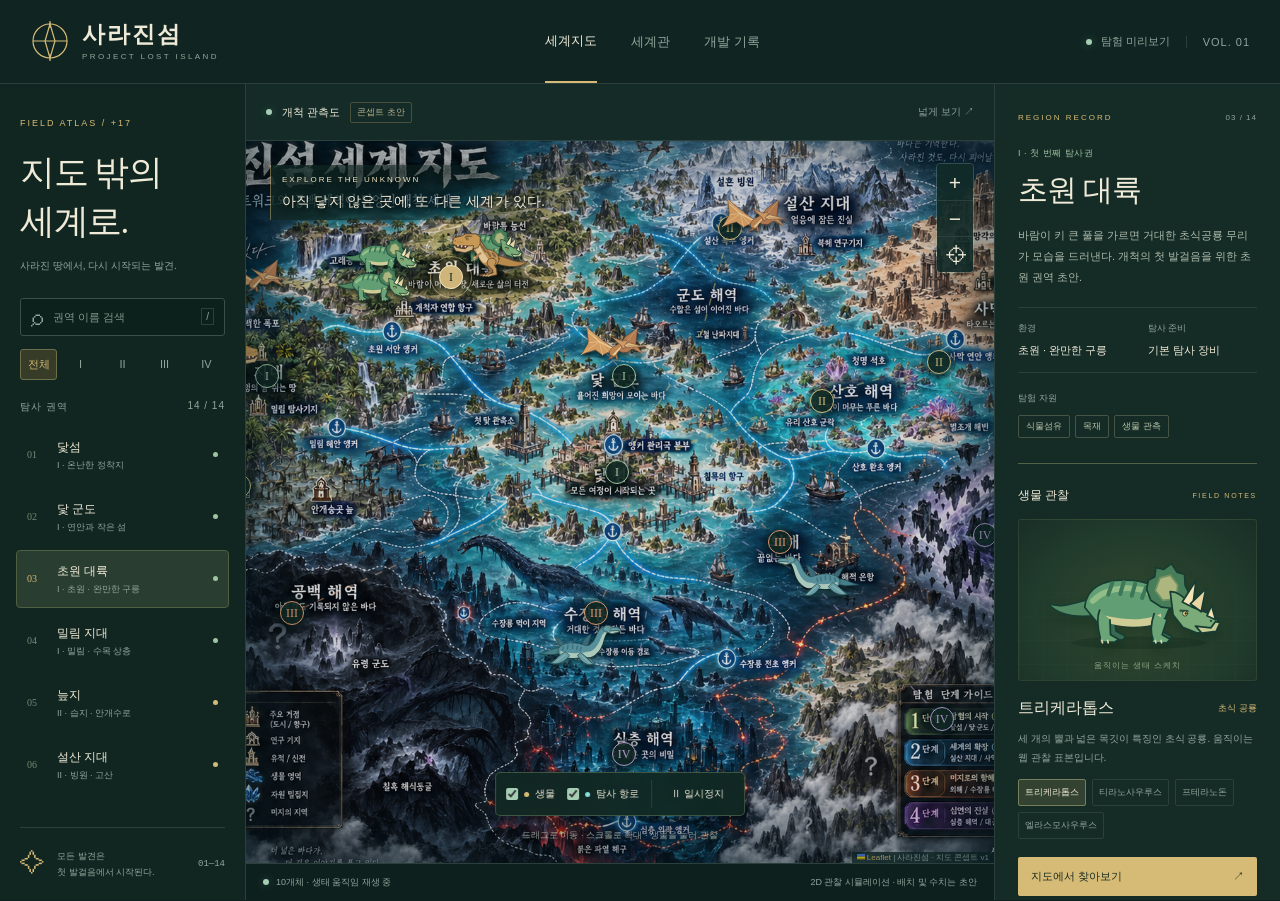
<file: explore/index.html>
<!doctype html>
<html lang="ko">
<head>
  <meta charset="utf-8">
  <meta name="viewport" content="width=device-width, initial-scale=1">
  <meta name="theme-color" content="#102522">
  <meta name="description" content="사라진섬 탐험 지도. 낯선 섬을 살펴보고, 움직이는 공룡을 관찰하세요.">
  <title>살아 있는 세계지도 · 사라진섬</title>
  <link rel="stylesheet" href="./vendor/leaflet.css">
  <link rel="stylesheet" href="./style.css">
</head>
<body>
  <a class="skip-link" href="#map">지도로 바로 이동</a>
  <header class="masthead">
    <a class="brand" href="../" aria-label="사라진섬 위키 홈">
      <svg viewBox="0 0 40 40" aria-hidden="true"><circle cx="20" cy="20" r="17"/><path d="m20 3 5 17-5 17-5-17Z"/><path d="M3 20h34M20 0v7m0 26v7"/></svg>
      <span>사라진섬<small>PROJECT LOST ISLAND</small></span>
    </a>
    <nav class="top-nav" aria-label="주 메뉴"><span class="active">세계지도</span><a href="../#/docs/01-worldbuilding/story-overview">세계관</a><a href="../#/docs/04-development/roadmap">개발 기록</a></nav>
    <div class="edition"><span class="live-dot"></span> 탐험 미리보기 <span class="version">VOL. 01</span></div>
  </header>

  <main class="atlas">
    <aside class="directory" aria-label="권역 탐색">
      <div class="directory-heading"><span class="eyebrow">FIELD ATLAS / +17</span><h1>지도 밖의<br>세계로.</h1><p>사라진 땅에서, 다시 시작되는 발견.</p></div>
      <label class="search-field"><span aria-hidden="true">⌕</span><input id="search" type="search" placeholder="권역 이름 검색" aria-label="권역 이름 검색" autocomplete="off"><kbd>/</kbd></label>
      <div class="filters" role="group" aria-label="탐험 단계 필터">
        <button class="filter active" data-stage="0" aria-pressed="true">전체</button>
        <button class="filter" data-stage="1" aria-pressed="false">I</button>
        <button class="filter" data-stage="2" aria-pressed="false">II</button>
        <button class="filter" data-stage="3" aria-pressed="false">III</button>
        <button class="filter" data-stage="4" aria-pressed="false">IV</button>
      </div>
      <div class="list-caption"><span>탐사 권역</span><span id="region-count">14</span></div>
      <div id="region-list" class="region-list"></div>
      <div class="directory-footer"><span class="tiny-compass">✧</span><p>모든 발견은<br>첫 발걸음에서 시작된다.</p><span>01—14</span></div>
    </aside>

    <section class="map-column" aria-label="세계 탐험 지도">
      <div class="map-toolbar"><div><span class="live-dot"></span><strong>개척 관측도</strong><span class="draft-tag">콘셉트 초안</span></div><button id="wide-mode" class="quiet-button" aria-pressed="false">넓게 보기 ↗</button></div>
      <div class="map-frame">
        <div id="map" aria-label="사라진섬 지도. 방향키로 이동하고 더하기와 빼기로 확대·축소할 수 있습니다."></div>
        <div class="map-vignette" aria-hidden="true"></div>
        <div class="map-top-note"><span class="eyebrow">EXPLORE THE UNKNOWN</span><span>아직 닿지 않은 곳에, 또 다른 세계가 있다.</span></div>
        <div class="map-controls" aria-label="지도 조작">
          <button id="zoom-in" aria-label="지도 확대">+</button><button id="zoom-out" aria-label="지도 축소">−</button><button id="reset-map" aria-label="지도 전체 보기">⌖</button>
        </div>
        <div class="map-options">
          <label><input id="show-creatures" type="checkbox" checked><span class="option-dot creature-dot"></span>생물</label>
          <label><input id="show-routes" type="checkbox" checked><span class="option-dot route-dot"></span>탐사 항로</label>
          <button id="pause" aria-pressed="false">Ⅱ 일시정지</button>
        </div>
        <div class="map-help">드래그로 이동 · 스크롤로 확대 · 생물을 눌러 관찰</div>
        <div id="map-error" class="map-error" role="alert" hidden>지도를 불러오지 못했어요. <a href="../#/docs/01-worldbuilding/world-map-concept-v1">지도 이미지 보기</a></div>
      </div>
      <footer class="map-footer"><span><i class="live-dot"></i><span id="activity">생태 움직임 재생 중</span></span><span>2D 관찰 시뮬레이션 · 배치 및 수치는 초안</span></footer>
    </section>

    <aside class="inspector" aria-label="선택한 권역과 생물">
      <section class="region-detail"><div class="eyebrow">REGION RECORD <span id="record-number">03 / 14</span></div><div id="region-stage" class="stage-label">I · 첫 번째 탐사권</div><h2 id="region-title">초원 대륙</h2><p id="region-description"></p><div class="region-facts"><div><span>환경</span><strong id="region-biome"></strong></div><div><span>탐사 준비</span><strong id="region-gear"></strong></div></div><div class="detail-label">탐험 자원</div><div id="region-resources" class="resource-tags"></div></section>
      <section class="specimen-section"><div class="section-caption"><h3>생물 관찰</h3><span>FIELD NOTES</span></div><div class="specimen-stage"><span class="specimen-grid" aria-hidden="true"></span><div id="specimen-art"></div><span class="specimen-caption">움직이는 생태 스케치</span></div><div class="species-heading"><h3 id="species-name"></h3><span id="species-kind"></span></div><p id="species-description"></p><div id="species-picker" class="species-picker" role="group" aria-label="관찰할 생물 선택"></div><button id="find-creature" class="primary-button">지도에서 찾아보기 <span>↗</span></button><p class="specimen-note">이동·날갯짓을 표현한 2D 미리보기입니다.<br>익룡·해양 파충류도 함께 관찰할 수 있어요.</p></section>
      <a class="lore-link" href="../#/docs/01-worldbuilding/world-map-concept-v1"><span>이 지도의 이야기 읽기<small>세계지도 콘셉트와 설정 초안</small></span><span>↗</span></a>
    </aside>
  </main>
  <div id="announcement" class="sr-only" aria-live="polite"></div>
  <noscript><p class="noscript">움직이는 지도에는 JavaScript가 필요합니다. <a href="../docs/01-worldbuilding/assets/world-map-concept-v1.png">지도 이미지 열기</a></p></noscript>
  <script src="./vendor/leaflet.js"></script>
  <script type="module" src="./app.js"></script>
</body>
</html>
</file>
<file: explore/vendor/leaflet.css>
/* required styles */

.leaflet-pane,
.leaflet-tile,
.leaflet-marker-icon,
.leaflet-marker-shadow,
.leaflet-tile-container,
.leaflet-pane > svg,
.leaflet-pane > canvas,
.leaflet-zoom-box,
.leaflet-image-layer,
.leaflet-layer {
	position: absolute;
	left: 0;
	top: 0;
	}
.leaflet-container {
	overflow: hidden;
	}
.leaflet-tile,
.leaflet-marker-icon,
.leaflet-marker-shadow {
	-webkit-user-select: none;
	   -moz-user-select: none;
	        user-select: none;
	  -webkit-user-drag: none;
	}
/* Prevents IE11 from highlighting tiles in blue */
.leaflet-tile::selection {
	background: transparent;
}
/* Safari renders non-retina tile on retina better with this, but Chrome is worse */
.leaflet-safari .leaflet-tile {
	image-rendering: -webkit-optimize-contrast;
	}
/* hack that prevents hw layers "stretching" when loading new tiles */
.leaflet-safari .leaflet-tile-container {
	width: 1600px;
	height: 1600px;
	-webkit-transform-origin: 0 0;
	}
.leaflet-marker-icon,
.leaflet-marker-shadow {
	display: block;
	}
/* .leaflet-container svg: reset svg max-width decleration shipped in Joomla! (joomla.org) 3.x */
/* .leaflet-container img: map is broken in FF if you have max-width: 100% on tiles */
.leaflet-container .leaflet-overlay-pane svg {
	max-width: none !important;
	max-height: none !important;
	}
.leaflet-container .leaflet-marker-pane img,
.leaflet-container .leaflet-shadow-pane img,
.leaflet-container .leaflet-tile-pane img,
.leaflet-container img.leaflet-image-layer,
.leaflet-container .leaflet-tile {
	max-width: none !important;
	max-height: none !important;
	width: auto;
	padding: 0;
	}

.leaflet-container img.leaflet-tile {
	/* See: https://bugs.chromium.org/p/chromium/issues/detail?id=600120 */
	mix-blend-mode: plus-lighter;
}

.leaflet-container.leaflet-touch-zoom {
	-ms-touch-action: pan-x pan-y;
	touch-action: pan-x pan-y;
	}
.leaflet-container.leaflet-touch-drag {
	-ms-touch-action: pinch-zoom;
	/* Fallback for FF which doesn't support pinch-zoom */
	touch-action: none;
	touch-action: pinch-zoom;
}
.leaflet-container.leaflet-touch-drag.leaflet-touch-zoom {
	-ms-touch-action: none;
	touch-action: none;
}
.leaflet-container {
	-webkit-tap-highlight-color: transparent;
}
.leaflet-container a {
	-webkit-tap-highlight-color: rgba(51, 181, 229, 0.4);
}
.leaflet-tile {
	filter: inherit;
	visibility: hidden;
	}
.leaflet-tile-loaded {
	visibility: inherit;
	}
.leaflet-zoom-box {
	width: 0;
	height: 0;
	-moz-box-sizing: border-box;
	     box-sizing: border-box;
	z-index: 800;
	}
/* workaround for https://bugzilla.mozilla.org/show_bug.cgi?id=888319 */
.leaflet-overlay-pane svg {
	-moz-user-select: none;
	}

.leaflet-pane         { z-index: 400; }

.leaflet-tile-pane    { z-index: 200; }
.leaflet-overlay-pane { z-index: 400; }
.leaflet-shadow-pane  { z-index: 500; }
.leaflet-marker-pane  { z-index: 600; }
.leaflet-tooltip-pane   { z-index: 650; }
.leaflet-popup-pane   { z-index: 700; }

.leaflet-map-pane canvas { z-index: 100; }
.leaflet-map-pane svg    { z-index: 200; }

.leaflet-vml-shape {
	width: 1px;
	height: 1px;
	}
.lvml {
	behavior: url(#default#VML);
	display: inline-block;
	position: absolute;
	}


/* control positioning */

.leaflet-control {
	position: relative;
	z-index: 800;
	pointer-events: visiblePainted; /* IE 9-10 doesn't have auto */
	pointer-events: auto;
	}
.leaflet-top,
.leaflet-bottom {
	position: absolute;
	z-index: 1000;
	pointer-events: none;
	}
.leaflet-top {
	top: 0;
	}
.leaflet-right {
	right: 0;
	}
.leaflet-bottom {
	bottom: 0;
	}
.leaflet-left {
	left: 0;
	}
.leaflet-control {
	float: left;
	clear: both;
	}
.leaflet-right .leaflet-control {
	float: right;
	}
.leaflet-top .leaflet-control {
	margin-top: 10px;
	}
.leaflet-bottom .leaflet-control {
	margin-bottom: 10px;
	}
.leaflet-left .leaflet-control {
	margin-left: 10px;
	}
.leaflet-right .leaflet-control {
	margin-right: 10px;
	}


/* zoom and fade animations */

.leaflet-fade-anim .leaflet-popup {
	opacity: 0;
	-webkit-transition: opacity 0.2s linear;
	   -moz-transition: opacity 0.2s linear;
	        transition: opacity 0.2s linear;
	}
.leaflet-fade-anim .leaflet-map-pane .leaflet-popup {
	opacity: 1;
	}
.leaflet-zoom-animated {
	-webkit-transform-origin: 0 0;
	    -ms-transform-origin: 0 0;
	        transform-origin: 0 0;
	}
svg.leaflet-zoom-animated {
	will-change: transform;
}

.leaflet-zoom-anim .leaflet-zoom-animated {
	-webkit-transition: -webkit-transform 0.25s cubic-bezier(0,0,0.25,1);
	   -moz-transition:    -moz-transform 0.25s cubic-bezier(0,0,0.25,1);
	        transition:         transform 0.25s cubic-bezier(0,0,0.25,1);
	}
.leaflet-zoom-anim .leaflet-tile,
.leaflet-pan-anim .leaflet-tile {
	-webkit-transition: none;
	   -moz-transition: none;
	        transition: none;
	}

.leaflet-zoom-anim .leaflet-zoom-hide {
	visibility: hidden;
	}


/* cursors */

.leaflet-interactive {
	cursor: pointer;
	}
.leaflet-grab {
	cursor: -webkit-grab;
	cursor:    -moz-grab;
	cursor:         grab;
	}
.leaflet-crosshair,
.leaflet-crosshair .leaflet-interactive {
	cursor: crosshair;
	}
.leaflet-popup-pane,
.leaflet-control {
	cursor: auto;
	}
.leaflet-dragging .leaflet-grab,
.leaflet-dragging .leaflet-grab .leaflet-interactive,
.leaflet-dragging .leaflet-marker-draggable {
	cursor: move;
	cursor: -webkit-grabbing;
	cursor:    -moz-grabbing;
	cursor:         grabbing;
	}

/* marker & overlays interactivity */
.leaflet-marker-icon,
.leaflet-marker-shadow,
.leaflet-image-layer,
.leaflet-pane > svg path,
.leaflet-tile-container {
	pointer-events: none;
	}

.leaflet-marker-icon.leaflet-interactive,
.leaflet-image-layer.leaflet-interactive,
.leaflet-pane > svg path.leaflet-interactive,
svg.leaflet-image-layer.leaflet-interactive path {
	pointer-events: visiblePainted; /* IE 9-10 doesn't have auto */
	pointer-events: auto;
	}

/* visual tweaks */

.leaflet-container {
	background: #ddd;
	outline-offset: 1px;
	}
.leaflet-container a {
	color: #0078A8;
	}
.leaflet-zoom-box {
	border: 2px dotted #38f;
	background: rgba(255,255,255,0.5);
	}


/* general typography */
.leaflet-container {
	font-family: "Helvetica Neue", Arial, Helvetica, sans-serif;
	font-size: 12px;
	font-size: 0.75rem;
	line-height: 1.5;
	}


/* general toolbar styles */

.leaflet-bar {
	box-shadow: 0 1px 5px rgba(0,0,0,0.65);
	border-radius: 4px;
	}
.leaflet-bar a {
	background-color: #fff;
	border-bottom: 1px solid #ccc;
	width: 26px;
	height: 26px;
	line-height: 26px;
	display: block;
	text-align: center;
	text-decoration: none;
	color: black;
	}
.leaflet-bar a,
.leaflet-control-layers-toggle {
	background-position: 50% 50%;
	background-repeat: no-repeat;
	display: block;
	}
.leaflet-bar a:hover,
.leaflet-bar a:focus {
	background-color: #f4f4f4;
	}
.leaflet-bar a:first-child {
	border-top-left-radius: 4px;
	border-top-right-radius: 4px;
	}
.leaflet-bar a:last-child {
	border-bottom-left-radius: 4px;
	border-bottom-right-radius: 4px;
	border-bottom: none;
	}
.leaflet-bar a.leaflet-disabled {
	cursor: default;
	background-color: #f4f4f4;
	color: #bbb;
	}

.leaflet-touch .leaflet-bar a {
	width: 30px;
	height: 30px;
	line-height: 30px;
	}
.leaflet-touch .leaflet-bar a:first-child {
	border-top-left-radius: 2px;
	border-top-right-radius: 2px;
	}
.leaflet-touch .leaflet-bar a:last-child {
	border-bottom-left-radius: 2px;
	border-bottom-right-radius: 2px;
	}

/* zoom control */

.leaflet-control-zoom-in,
.leaflet-control-zoom-out {
	font: bold 18px 'Lucida Console', Monaco, monospace;
	text-indent: 1px;
	}

.leaflet-touch .leaflet-control-zoom-in, .leaflet-touch .leaflet-control-zoom-out  {
	font-size: 22px;
	}


/* layers control */

.leaflet-control-layers {
	box-shadow: 0 1px 5px rgba(0,0,0,0.4);
	background: #fff;
	border-radius: 5px;
	}
.leaflet-control-layers-toggle {
	background-image: url(images/layers.png);
	width: 36px;
	height: 36px;
	}
.leaflet-retina .leaflet-control-layers-toggle {
	background-image: url(images/layers-2x.png);
	background-size: 26px 26px;
	}
.leaflet-touch .leaflet-control-layers-toggle {
	width: 44px;
	height: 44px;
	}
.leaflet-control-layers .leaflet-control-layers-list,
.leaflet-control-layers-expanded .leaflet-control-layers-toggle {
	display: none;
	}
.leaflet-control-layers-expanded .leaflet-control-layers-list {
	display: block;
	position: relative;
	}
.leaflet-control-layers-expanded {
	padding: 6px 10px 6px 6px;
	color: #333;
	background: #fff;
	}
.leaflet-control-layers-scrollbar {
	overflow-y: scroll;
	overflow-x: hidden;
	padding-right: 5px;
	}
.leaflet-control-layers-selector {
	margin-top: 2px;
	position: relative;
	top: 1px;
	}
.leaflet-control-layers label {
	display: block;
	font-size: 13px;
	font-size: 1.08333em;
	}
.leaflet-control-layers-separator {
	height: 0;
	border-top: 1px solid #ddd;
	margin: 5px -10px 5px -6px;
	}

/* Default icon URLs */
.leaflet-default-icon-path { /* used only in path-guessing heuristic, see L.Icon.Default */
	background-image: url(images/marker-icon.png);
	}


/* attribution and scale controls */

.leaflet-container .leaflet-control-attribution {
	background: #fff;
	background: rgba(255, 255, 255, 0.8);
	margin: 0;
	}
.leaflet-control-attribution,
.leaflet-control-scale-line {
	padding: 0 5px;
	color: #333;
	line-height: 1.4;
	}
.leaflet-control-attribution a {
	text-decoration: none;
	}
.leaflet-control-attribution a:hover,
.leaflet-control-attribution a:focus {
	text-decoration: underline;
	}
.leaflet-attribution-flag {
	display: inline !important;
	vertical-align: baseline !important;
	width: 1em;
	height: 0.6669em;
	}
.leaflet-left .leaflet-control-scale {
	margin-left: 5px;
	}
.leaflet-bottom .leaflet-control-scale {
	margin-bottom: 5px;
	}
.leaflet-control-scale-line {
	border: 2px solid #777;
	border-top: none;
	line-height: 1.1;
	padding: 2px 5px 1px;
	white-space: nowrap;
	-moz-box-sizing: border-box;
	     box-sizing: border-box;
	background: rgba(255, 255, 255, 0.8);
	text-shadow: 1px 1px #fff;
	}
.leaflet-control-scale-line:not(:first-child) {
	border-top: 2px solid #777;
	border-bottom: none;
	margin-top: -2px;
	}
.leaflet-control-scale-line:not(:first-child):not(:last-child) {
	border-bottom: 2px solid #777;
	}

.leaflet-touch .leaflet-control-attribution,
.leaflet-touch .leaflet-control-layers,
.leaflet-touch .leaflet-bar {
	box-shadow: none;
	}
.leaflet-touch .leaflet-control-layers,
.leaflet-touch .leaflet-bar {
	border: 2px solid rgba(0,0,0,0.2);
	background-clip: padding-box;
	}


/* popup */

.leaflet-popup {
	position: absolute;
	text-align: center;
	margin-bottom: 20px;
	}
.leaflet-popup-content-wrapper {
	padding: 1px;
	text-align: left;
	border-radius: 12px;
	}
.leaflet-popup-content {
	margin: 13px 24px 13px 20px;
	line-height: 1.3;
	font-size: 13px;
	font-size: 1.08333em;
	min-height: 1px;
	}
.leaflet-popup-content p {
	margin: 17px 0;
	margin: 1.3em 0;
	}
.leaflet-popup-tip-container {
	width: 40px;
	height: 20px;
	position: absolute;
	left: 50%;
	margin-top: -1px;
	margin-left: -20px;
	overflow: hidden;
	pointer-events: none;
	}
.leaflet-popup-tip {
	width: 17px;
	height: 17px;
	padding: 1px;

	margin: -10px auto 0;
	pointer-events: auto;

	-webkit-transform: rotate(45deg);
	   -moz-transform: rotate(45deg);
	    -ms-transform: rotate(45deg);
	        transform: rotate(45deg);
	}
.leaflet-popup-content-wrapper,
.leaflet-popup-tip {
	background: white;
	color: #333;
	box-shadow: 0 3px 14px rgba(0,0,0,0.4);
	}
.leaflet-container a.leaflet-popup-close-button {
	position: absolute;
	top: 0;
	right: 0;
	border: none;
	text-align: center;
	width: 24px;
	height: 24px;
	font: 16px/24px Tahoma, Verdana, sans-serif;
	color: #757575;
	text-decoration: none;
	background: transparent;
	}
.leaflet-container a.leaflet-popup-close-button:hover,
.leaflet-container a.leaflet-popup-close-button:focus {
	color: #585858;
	}
.leaflet-popup-scrolled {
	overflow: auto;
	}

.leaflet-oldie .leaflet-popup-content-wrapper {
	-ms-zoom: 1;
	}
.leaflet-oldie .leaflet-popup-tip {
	width: 24px;
	margin: 0 auto;

	-ms-filter: "progid:DXImageTransform.Microsoft.Matrix(M11=0.70710678, M12=0.70710678, M21=-0.70710678, M22=0.70710678)";
	filter: progid:DXImageTransform.Microsoft.Matrix(M11=0.70710678, M12=0.70710678, M21=-0.70710678, M22=0.70710678);
	}

.leaflet-oldie .leaflet-control-zoom,
.leaflet-oldie .leaflet-control-layers,
.leaflet-oldie .leaflet-popup-content-wrapper,
.leaflet-oldie .leaflet-popup-tip {
	border: 1px solid #999;
	}


/* div icon */

.leaflet-div-icon {
	background: #fff;
	border: 1px solid #666;
	}


/* Tooltip */
/* Base styles for the element that has a tooltip */
.leaflet-tooltip {
	position: absolute;
	padding: 6px;
	background-color: #fff;
	border: 1px solid #fff;
	border-radius: 3px;
	color: #222;
	white-space: nowrap;
	-webkit-user-select: none;
	-moz-user-select: none;
	-ms-user-select: none;
	user-select: none;
	pointer-events: none;
	box-shadow: 0 1px 3px rgba(0,0,0,0.4);
	}
.leaflet-tooltip.leaflet-interactive {
	cursor: pointer;
	pointer-events: auto;
	}
.leaflet-tooltip-top:before,
.leaflet-tooltip-bottom:before,
.leaflet-tooltip-left:before,
.leaflet-tooltip-right:before {
	position: absolute;
	pointer-events: none;
	border: 6px solid transparent;
	background: transparent;
	content: "";
	}

/* Directions */

.leaflet-tooltip-bottom {
	margin-top: 6px;
}
.leaflet-tooltip-top {
	margin-top: -6px;
}
.leaflet-tooltip-bottom:before,
.leaflet-tooltip-top:before {
	left: 50%;
	margin-left: -6px;
	}
.leaflet-tooltip-top:before {
	bottom: 0;
	margin-bottom: -12px;
	border-top-color: #fff;
	}
.leaflet-tooltip-bottom:before {
	top: 0;
	margin-top: -12px;
	margin-left: -6px;
	border-bottom-color: #fff;
	}
.leaflet-tooltip-left {
	margin-left: -6px;
}
.leaflet-tooltip-right {
	margin-left: 6px;
}
.leaflet-tooltip-left:before,
.leaflet-tooltip-right:before {
	top: 50%;
	margin-top: -6px;
	}
.leaflet-tooltip-left:before {
	right: 0;
	margin-right: -12px;
	border-left-color: #fff;
	}
.leaflet-tooltip-right:before {
	left: 0;
	margin-left: -12px;
	border-right-color: #fff;
	}

/* Printing */

@media print {
	/* Prevent printers from removing background-images of controls. */
	.leaflet-control {
		-webkit-print-color-adjust: exact;
		print-color-adjust: exact;
		}
	}
</file>
<file: explore/style.css>
@charset "UTF-8";
:root{color-scheme:dark;--bg:#0e201e;--panel:#122825;--line:#2b403a;--muted:#91a69b;--paper:#f0ebd8;--accent:#d6bb76;--mint:#a6ceb4;--serif:Georgia,"Batang","바탕",serif}
*{box-sizing:border-box}body{margin:0;background:var(--bg);color:var(--paper);font-family:"Malgun Gothic","맑은 고딕",sans-serif;font-size:13px}button,input,a{-webkit-tap-highlight-color:transparent}button,input{font:inherit}button,a,input{outline-offset:5px}button:focus-visible,a:focus-visible,input:focus-visible{outline:2px solid var(--accent)}button{cursor:pointer;color:inherit}a{color:inherit;text-decoration:none}button{border:0;background:none}button:hover,a:hover{color:var(--accent)}[hidden]{display:none!important}.sr-only{position:absolute;width:1px;height:1px;overflow:hidden;clip:rect(0,0,0,0);white-space:nowrap}.skip-link{position:fixed;top:-80px;left:16px;background:var(--paper);color:var(--bg);padding:16px;z-index:2000}.skip-link:focus{top:10px}
.masthead{height:84px;border-bottom:1px solid var(--line);display:flex;align-items:center;justify-content:space-between;padding:0 30px;gap:30px;background:#102522}.brand{display:flex;align-items:center;gap:12px;font-size:23px;font-weight:700;letter-spacing:2px}.brand svg{width:40px;fill:none;stroke:var(--accent);stroke-width:1.2}.brand small{display:block;font:8px/1.8 sans-serif;letter-spacing:2.4px;color:var(--muted)}.top-nav{display:flex;height:100%;gap:34px;align-items:center;color:var(--muted)}.top-nav>*{height:100%;display:flex;align-items:center;font-size:13px}.top-nav .active{color:var(--paper);border-bottom:2px solid var(--accent)}.edition{display:flex;align-items:center;gap:9px;font-size:11px;color:var(--muted)}.version{border-left:1px solid var(--line);padding-left:16px;margin-left:7px;letter-spacing:1px}.live-dot{display:inline-block;width:6px;height:6px;border-radius:50%;background:var(--mint);box-shadow:0 0 10px #95dcb545;flex-shrink:0}.atlas{display:grid;grid-template-columns:246px minmax(0,1fr) 286px;min-height:calc(100svh - 84px);max-width:2400px;margin:auto}.directory{border-right:1px solid var(--line);padding:30px 20px 0;display:flex;flex-direction:column;min-width:0;background:#112621}.eyebrow{font:9px/1.4 sans-serif;letter-spacing:2px;color:var(--accent)}h1{font-family:var(--serif);font-size:35px;line-height:1.4;font-weight:500;letter-spacing:-1.5px;margin:18px 0 11px}.directory-heading p{font-size:10px;color:var(--muted);line-height:1.8;margin-bottom:23px}.search-field{display:flex;align-items:center;border:1px solid #385047;background:#0d211c;padding:0 10px;border-radius:3px;height:38px;gap:8px}.search-field>span{font-size:24px;color:var(--muted)}.search-field input{width:100%;min-width:0;color:var(--paper);border:0;background:none;font-size:11px;outline:none}.search-field input::placeholder{color:#7f978a}.search-field:focus-within{border-color:var(--accent)}kbd{font:10px sans-serif;border:1px solid var(--line);padding:2px 4px;color:var(--muted)}.filters{display:flex;gap:5px;padding:13px 0 20px}.filter{height:31px;min-width:33px;font-size:11px;border:1px solid transparent;border-radius:3px;color:var(--muted);flex:1}.filter.active{border-color:#6b704a;color:var(--accent);background:#373c28}.list-caption{display:flex;justify-content:space-between;color:var(--muted);font-size:10px;letter-spacing:1px;margin-bottom:12px}.region-list{flex:1;max-height:calc(100svh - 490px);min-height:205px;overflow:auto;scrollbar-width:thin;scrollbar-color:#405747 transparent;margin:0 -9px;padding:0 5px}.region-item{display:flex;align-items:center;text-align:left;width:100%;gap:12px;padding:11px 10px;border:1px solid transparent;border-radius:4px;margin-bottom:4px}.region-item:hover{background:#23392f}.region-item.selected{background:#293d30;border-color:#4e6040}.region-number{font:10px Georgia,serif;color:#758974;min-width:18px}.region-item.selected .region-number{color:var(--accent)}.region-name{font-size:12px;display:block;line-height:1.5}.region-subtitle{display:block;font-size:9px;color:var(--muted);margin-top:3px}.region-indicator{width:5px;height:5px;border-radius:50%;margin-left:auto;background:var(--stage)}.no-results{color:var(--muted);padding:20px 10px;line-height:1.8}.directory-footer{margin-top:18px;padding:20px 0;display:flex;align-items:center;gap:12px;border-top:1px solid var(--line);color:var(--muted)}.tiny-compass{font-size:25px;color:var(--accent)}.directory-footer p{font-size:9px;line-height:1.8;margin:0}.directory-footer>span:last-child{font:9px monospace;margin-left:auto}
.map-column{display:flex;flex-direction:column;min-width:0}.map-toolbar{height:57px;display:flex;align-items:center;justify-content:space-between;gap:10px;padding:0 20px;border-bottom:1px solid var(--line);background:#142b27}.map-toolbar>div{display:flex;align-items:center;gap:10px}.map-toolbar strong{font-size:11px;font-weight:500}.draft-tag{border:1px solid #48503b;color:#b5b18c;font-size:9px;padding:3px 6px;border-radius:2px}.quiet-button{font-size:10px;color:var(--muted);padding:10px 0 10px 10px;white-space:nowrap}.map-frame{position:relative;isolation:isolate;flex:1;min-height:610px;overflow:hidden;background:#142f35}.map-frame:before{content:"";position:absolute;inset:0;background:radial-gradient(ellipse at center,#254c50,#102d33)}#map{position:absolute;inset:0;background:transparent;z-index:1}.map-vignette{position:absolute;inset:0;box-shadow:inset 0 0 90px #071d25a0;pointer-events:none;z-index:400}.map-top-note{position:absolute;top:24px;left:24px;z-index:500;pointer-events:none;text-shadow:0 2px 8px #000;display:flex;flex-direction:column;gap:8px}.map-top-note .eyebrow{color:#efe4c2;font-size:8px}.map-top-note>span:last-child{font-family:var(--serif);font-size:14px;letter-spacing:.3px}.map-controls{position:absolute;right:20px;top:22px;z-index:800;display:flex;flex-direction:column;box-shadow:0 8px 24px #0004;border:1px solid #7e9b8c55;border-radius:4px;overflow:hidden}.map-controls button{width:36px;height:36px;background:#122b28eb;font-size:21px;line-height:1}.map-controls button+button{border-top:1px solid var(--line)}.map-controls button:hover{background:#2f4538}.map-options{position:absolute;bottom:47px;left:50%;transform:translateX(-50%);z-index:800;display:flex;align-items:center;background:#112823ee;border:1px solid #63765b91;box-shadow:0 8px 30px #0005;backdrop-filter:blur(10px);border-radius:5px;padding:7px 10px;white-space:nowrap;gap:12px}.map-options label{display:flex;align-items:center;gap:6px;font-size:10px;cursor:pointer;min-height:28px}.map-options input{accent-color:var(--mint);width:12px;height:12px;margin:0}.option-dot{width:5px;height:5px;border-radius:50%;background:var(--accent)}.route-dot{background:#88dcda}.map-options button{border-left:1px solid var(--line);padding:7px 3px 7px 12px;font-size:10px;min-width:83px}.map-help{position:absolute;bottom:21px;left:0;right:0;text-align:center;color:#dce9dcb0;font-size:9px;text-shadow:0 1px 5px #000;pointer-events:none;z-index:500}.map-footer{min-height:37px;border-top:1px solid var(--line);display:flex;align-items:center;justify-content:space-between;padding:8px 17px;gap:12px;font-size:9px;color:var(--muted)}.map-footer>span:first-child{display:flex;align-items:center;gap:7px;white-space:nowrap}.leaflet-container{font-family:inherit}.leaflet-image-layer{filter:saturate(.83) brightness(.88)}.leaflet-control-attribution{background:#102522cf!important;color:#a0b9ad!important;font-size:8px!important}.leaflet-control-attribution a{color:#d6bb76!important}.leaflet-tooltip{background:#112823f2;border:1px solid #6c8067;color:var(--paper);font:11px/1.5 "Malgun Gothic",sans-serif;box-shadow:0 3px 15px #0004}.leaflet-tooltip-top:before{border-top-color:#6c8067}.region-pin{background:none;border:0}.pin-core{display:block;width:24px;height:24px;background:#102822e8;border:1px solid var(--stage);border-radius:50%;box-shadow:0 0 0 5px #0f282940,0 3px 10px #0008;color:var(--stage);text-align:center;font:12px/22px Georgia,serif}.region-pin.is-selected .pin-core{background:#cfb579;border-color:#f6e6bb;color:#142a22;box-shadow:0 0 0 6px #e4c98825,0 0 26px #d8cf8540}.region-pin.is-selected:after{content:"";position:absolute;inset:-9px;border:1px solid #e7d49788;border-radius:50%;pointer-events:none}.creature-marker{background:none;border:0;transition:opacity .2s}.creature-shell{filter:drop-shadow(0 3px 2px #081814a0);width:100%;height:100%;transform-origin:center;transition:transform .2s}.creature-shell svg{width:100%;height:100%;overflow:visible}.creature-marker:hover{filter:brightness(1.2)}.creature-marker:focus-visible{outline:2px solid #efe1ba!important;border-radius:12px}.expedition-route{stroke-dasharray:6 10;animation:route-flow 3s linear infinite;filter:drop-shadow(0 0 4px #7df1e270)}@keyframes route-flow{to{stroke-dashoffset:-32}}.map-error{position:absolute;inset:80px 30px auto;z-index:900;background:#182f28;padding:25px;border:1px solid var(--accent);line-height:2}.map-error a{text-decoration:underline}
.inspector{border-left:1px solid var(--line);background:#152b26;padding:28px 23px 20px;display:flex;flex-direction:column;gap:25px}.region-detail>.eyebrow{display:flex;justify-content:space-between;font-size:8px}.region-detail .eyebrow span{letter-spacing:1px;color:var(--muted)}.stage-label{margin-top:24px;font-size:9px;color:var(--mint);letter-spacing:.5px}h2{font-family:var(--serif);font-size:30px;font-weight:500;letter-spacing:-1px;margin:10px 0 14px}.region-detail p{font-size:11px;line-height:1.9;color:#acbaab;margin:0}.region-facts{display:flex;margin:19px 0;border-top:1px solid var(--line);border-bottom:1px solid var(--line);padding:14px 0;gap:20px}.region-facts div{flex:1;min-width:0}.region-facts span{display:block;font-size:9px;color:var(--muted);margin-bottom:7px}.region-facts strong{font-size:11px;font-weight:400}.detail-label{font-size:9px;color:var(--muted);margin-bottom:10px}.resource-tags{display:flex;gap:5px;flex-wrap:wrap}.resource-tags span{font-size:9px;border:1px solid #455445;color:#bac7ab;padding:4px 7px;border-radius:2px}.specimen-section{border-top:1px solid #526147;padding-top:23px}.section-caption{display:flex;justify-content:space-between;align-items:center;margin-bottom:15px}.section-caption h3{margin:0;font-size:12px;font-weight:400}.section-caption>span{font-size:7px;color:var(--accent);letter-spacing:1.7px}.specimen-stage{height:162px;position:relative;display:flex;align-items:center;justify-content:center;border:1px solid #52634455;background:radial-gradient(ellipse at 50% 60%,#344b2f,#203a2c 65%,#192f26);overflow:hidden;border-radius:3px}.specimen-grid{position:absolute;inset:0;background-image:linear-gradient(#9db98509 1px,transparent 1px),linear-gradient(90deg,#9db98509 1px,transparent 1px);background-size:24px 24px;mask-image:linear-gradient(transparent,#000)}#specimen-art{width:100%;max-width:270px;padding:0 3px 12px;z-index:1}#specimen-art svg{width:100%;height:132px;overflow:visible;filter:drop-shadow(0 8px 6px #001c1540)}.specimen-caption{position:absolute;bottom:9px;left:0;right:0;font-size:8px;letter-spacing:1px;text-align:center;color:#92a885}.species-heading{display:flex;align-items:center;justify-content:space-between;margin-top:17px;gap:6px}.species-heading h3{margin:0;font-size:16px;font-weight:500}.species-heading>span{font-size:9px;color:var(--accent)}#species-description{font-size:10px;color:var(--muted);line-height:1.9;min-height:38px;margin:10px 0}.species-picker{display:flex;gap:6px;flex-wrap:wrap;margin:12px 0 18px}.species-picker button{font-size:9px;color:var(--muted);border:1px solid var(--line);padding:6px;border-radius:2px}.species-picker button.active{background:#344331;border-color:#76805d;color:var(--paper)}.primary-button{background:var(--accent);color:#1b2c20;display:flex;justify-content:space-between;align-items:center;padding:12px 13px;width:100%;border-radius:2px;font-size:11px}.primary-button:hover{color:#112517;background:#e8cf8a}.specimen-note{font-size:9px;color:#81977f;line-height:1.8;margin:12px 0 0}.lore-link{margin-top:auto;display:flex;justify-content:space-between;align-items:center;border-top:1px solid var(--line);padding-top:18px;font-size:10px;color:#d7ddc2}.lore-link small{display:block;margin-top:6px;font-size:8px;color:var(--muted)}.wide .atlas{grid-template-columns:1fr}.wide .directory,.wide .inspector{display:none}.wide .map-frame{min-height:calc(100svh - 179px)}.motion-paused *,.motion-paused *::before,.motion-paused *::after{animation-play-state:paused!important}.noscript{padding:25px;background:#192d26}.noscript a{text-decoration:underline}
@media(min-width:1700px){.atlas{grid-template-columns:278px minmax(0,1fr) 320px}.directory{padding-left:28px;padding-right:28px}.inspector{padding-left:28px;padding-right:28px}.map-frame{min-height:710px}.specimen-stage{height:200px}#specimen-art svg{height:170px}}
@media(max-width:1150px){.atlas{grid-template-columns:208px minmax(0,1fr) 248px}.directory{padding:25px 14px 0}.inspector{padding:25px 17px 20px}.top-nav{gap:20px}.masthead{padding:0 20px}.map-toolbar{padding:0 13px}.map-footer>span:last-child{font-size:8px}.map-top-note>span:last-child{font-size:11px}.region-facts{gap:9px}.map-top-note{left:16px}.edition .version{display:none}}
@media(max-width:900px){.masthead{height:72px}.brand{font-size:20px}.brand svg{width:33px}.top-nav{gap:20px;font-size:11px}.edition{display:none}.atlas{grid-template-columns:200px minmax(0,1fr);min-height:calc(100svh - 72px)}.directory{grid-row:1 / span 2}.region-list{max-height:660px}.map-frame{min-height:580px}.inspector{grid-column:2;border-top:1px solid var(--line);display:grid;grid-template-columns:1fr 1fr;gap:24px}.specimen-section{padding-top:0;border-top:0}.lore-link{grid-column:1 / -1}.map-top-note>span:last-child{max-width:200px;line-height:1.7}.map-footer{flex-wrap:wrap}.wide .map-frame{min-height:calc(100svh - 170px)}}
@media(max-width:600px){.masthead{padding:0 17px;gap:15px;height:68px}.brand{font-size:18px;gap:8px}.brand small{font-size:6px;letter-spacing:1.8px}.brand svg{width:30px}.top-nav{gap:17px}.top-nav>*{font-size:10px}.top-nav>a:last-child{display:none}.atlas{display:flex;flex-direction:column}.directory{order:2;padding:23px 20px;border-right:0;border-top:1px solid var(--line)}.directory-heading{display:none}.search-field{height:42px}.filters{padding-bottom:13px}.region-list{max-height:220px;min-height:0;display:grid;grid-template-columns:1fr 1fr;gap:0 6px}.directory-footer{display:none}.map-column{order:1}.map-frame{min-height:490px;height:65svh;max-height:680px;flex:none}.map-toolbar{height:49px;padding:0 16px}.map-top-note{left:18px;top:19px}.map-top-note>span:last-child{font-size:12px;max-width:220px}.map-top-note .eyebrow{font-size:7px}.map-controls{right:14px;top:18px}.map-controls button{width:36px;height:38px}.map-options{gap:9px;bottom:45px;padding:6px 9px}.map-options label{font-size:10px}.map-help{font-size:8px}.map-footer{min-height:42px;font-size:8px;padding:9px 14px}.map-footer>span:last-child{font-size:8px}.inspector{order:3;display:grid;grid-template-columns:1fr;gap:22px;padding:25px 22px;border-left:0}.region-detail{max-width:550px}.region-detail h2{font-size:32px}.stage-label{margin-top:17px}.region-facts{margin:16px 0}.specimen-section{border-top:1px solid var(--line);padding-top:22px}.specimen-stage{height:215px}#specimen-art{max-width:330px}#specimen-art svg{height:190px}.species-picker button{font-size:11px;padding:8px}.primary-button{font-size:12px;padding:14px}.wide .map-frame{height:calc(100svh - 160px);min-height:410px}.wide .atlas{display:block}.wide .map-top-note{max-width:75%}.region-item{padding:10px 7px;gap:6px}.region-subtitle{font-size:8px}}
@media(min-width:901px){.atlas{height:calc(100svh - 84px);min-height:560px;overflow:hidden}.directory{min-height:0}.region-list{max-height:none;min-height:0}.map-frame{min-height:0}.inspector{overflow-y:auto;scrollbar-width:thin;scrollbar-color:#405747 transparent}.directory-footer{flex-shrink:0}.map-column{min-height:0}.wide .map-frame{min-height:0}}
.filter{white-space:nowrap;padding:0 4px}
.map-top-note{padding:9px 11px;border-left:1px solid #d6bb7677;background:linear-gradient(90deg,#102824d9,#10282420);border-radius:1px}
@media(max-width:600px){.map-top-note>span:last-child{display:none}.map-top-note{max-width:230px;top:15px;left:15px}}
@media(prefers-reduced-motion:reduce){*,*::before,*::after{animation:none!important;scroll-behavior:auto!important;transition:none!important}}
</file>
